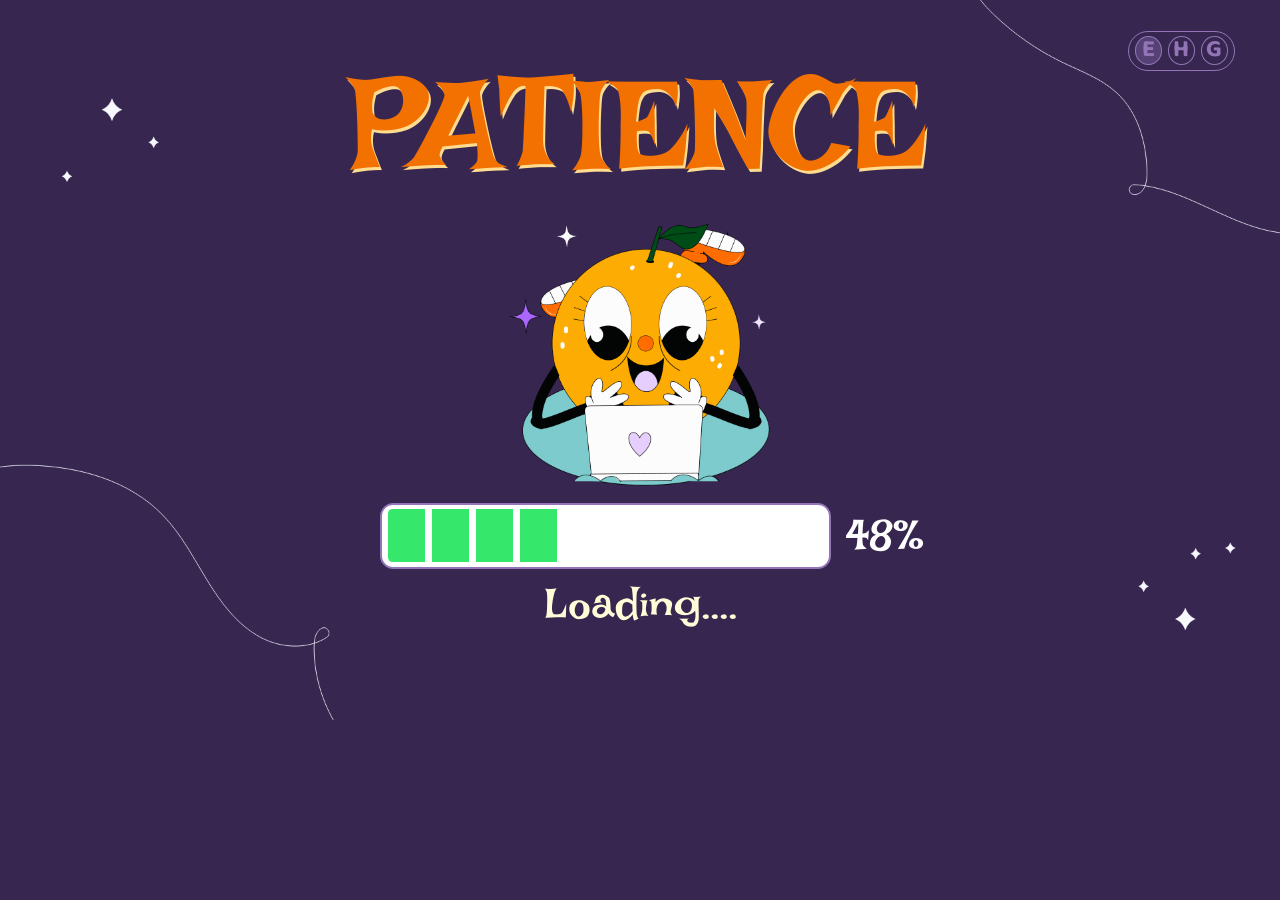
<file: index.html>
<!DOCTYPE html>
<html lang="en">

<head>
    <meta charset="UTF-8">
    <meta name="viewport" content="width=device-width, initial-scale=1.0">
    <title>Patience</title>
    <link rel="stylesheet" href="./assets/plugins/swiper/swiper-bundle.min.css">
    <link rel="stylesheet" href="./assets/css/style.css">
    <link rel="stylesheet" href="./assets/css/common.css">
    <link rel="stylesheet" href="./assets/css/index.css">
</head>

<body id="body">

    <div id="langSelect">
        <div id="language">
            <label><input type="radio" onclick="val('English')" name="lang" id="en" value="English">
                <span>E</span>
            </label>
            <label><input type="radio" onclick="val('Hindi')" name="lang" id="hi" value="Hindi">
                <span>H</span>
            </label>
            <label><input type="radio" onclick="val('Gujrati')" name="lang" id="gu" value="Gujrati">
                <span>G</span>
            </label>
        </div>
    </div>

    <div class="main-container">
        <div class="stage" id="stage">
            <img class="stage-spacer" src="./assets/images/stage-spacer.png" alt="">

            <img class="landing-bg" src="./assets/images/landing-bg.png" alt="">

            <img class="landing-mascot" src="./assets/images/character.gif" alt="Patience mascot, an orange with a laptop">

            <h1 class="page-title landing-title" data-text="patience"></h1>

            <p class="landing-status" data-text="loading"></p>

            <div class="progress">
                <div class="progress-bar" id="progressBar">
                    <span class="progress-segment progress-segment-start"></span>
                    <span class="progress-segment"></span>
                    <span class="progress-segment"></span>
                    <span class="progress-segment"></span>
                    <span class="progress-segment"></span>
                    <span class="progress-segment"></span>
                    <span class="progress-segment"></span>
                    <span class="progress-segment"></span>
                    <span class="progress-segment"></span>
                    <span class="progress-segment progress-segment-end"></span>
                </div>
                <p class="progress-percent" id="progressPercent">0%</p>
            </div>

            <a class="back-btn" href="./index.html">
                <img class="back-btn-image" src="./assets/images/back.png" alt="Back">
            </a>
        </div>
    </div>

    <script src="./assets/plugins/swiper/swiper-bundle.min.js"></script>
    <script src="./assets/js/jquery-3.7.1.js"></script>
    <script src="./assets/js/custom.js"></script>
    <script src="./assets/js/data.js"></script>
    <script src="./assets/js/text.js"></script>
    <script src="./assets/js/index.js"></script>
</body>

</html>
</file>
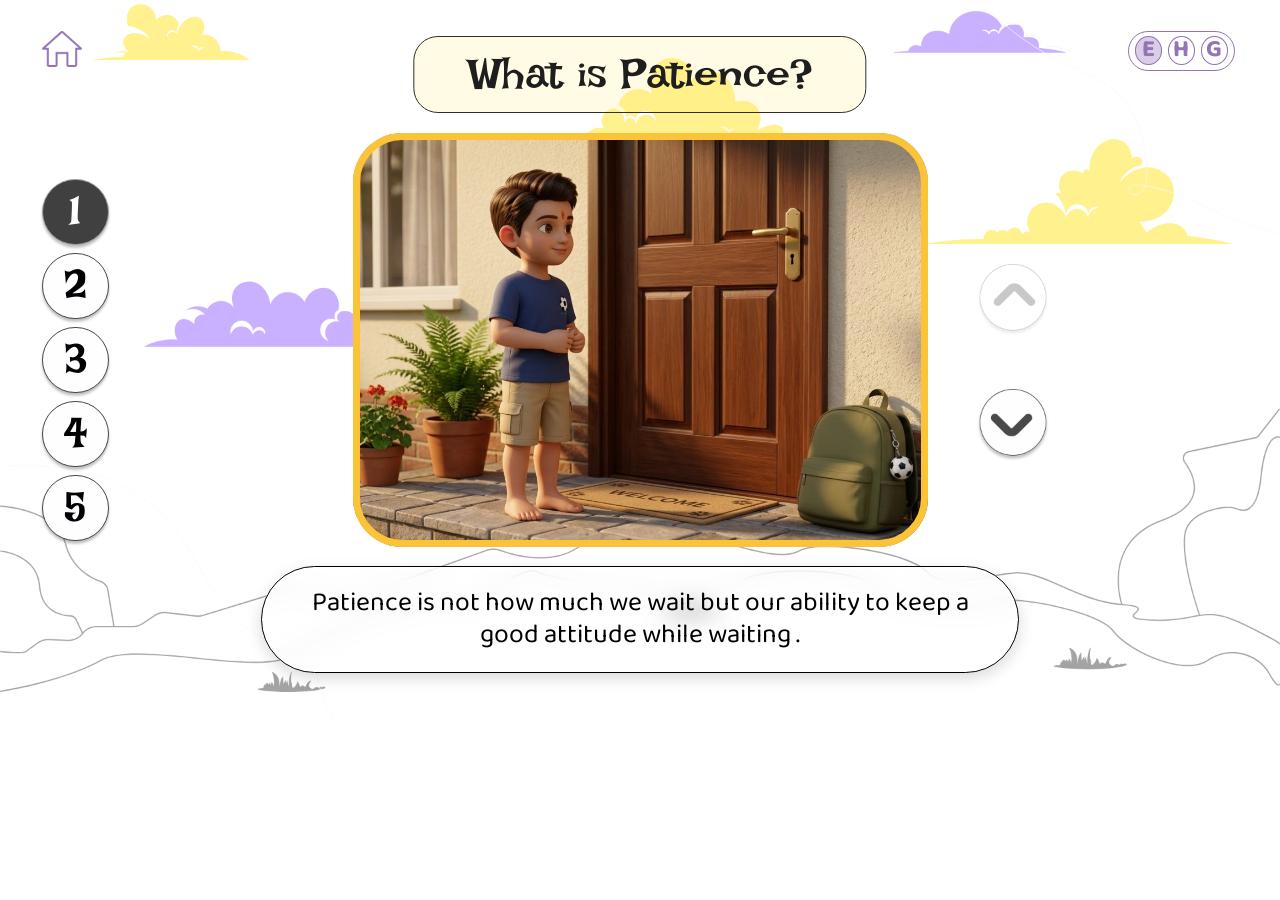
<file: define.html>
<!DOCTYPE html>
<html lang="en">

<head>
    <meta charset="UTF-8">
    <meta name="viewport" content="width=device-width, initial-scale=1.0">
    <title>Patience</title>
    <link rel="stylesheet" href="./assets/plugins/swiper/swiper-bundle.min.css">
    <link rel="stylesheet" href="./assets/css/style.css">
    <link rel="stylesheet" href="./assets/css/common.css">
    <link rel="stylesheet" href="./assets/css/topic.css">
</head>

<body id="body" data-topic="1">

    <div id="langSelect">
        <div id="language">
            <label><input type="radio" onclick="val('English')" name="lang" id="en" value="English">
                <span>E</span>
            </label>
            <label><input type="radio" onclick="val('Hindi')" name="lang" id="hi" value="Hindi">
                <span>H</span>
            </label>
            <label><input type="radio" onclick="val('Gujrati')" name="lang" id="gu" value="Gujrati">
                <span>G</span>
            </label>
        </div>
    </div>

    <img class="page-bg" src="./assets/images/background.png" alt="">

    <div class="main-container">
        <div class="stage">
            <img class="stage-spacer" src="./assets/images/stage-spacer.png" alt="">

            <img class="define-bg" src="./assets/images/define-bg.png" alt="">

            <a class="home-btn" href="./home.html">
                <img class="home-btn-image" src="./assets/images/home-icon.png" alt="Home">
            </a>

            <h1 class="define-title" id="topicTitle"></h1>

            <div class="photo-frame">
                <img class="photo-spacer" id="photoSpacer" width="863" height="622" src="./assets/images/stage-spacer.png" alt="">
                <div class="swiper photo-slider">
                    <div class="swiper-wrapper" id="photoSlides"></div>
                </div>
                <div class="photo-border"></div>
            </div>

            <div class="caption-box">
                <div class="caption-sizer" aria-hidden="true">&nbsp;<br>&nbsp;</div>
                <div class="swiper caption-slider">
                    <div class="swiper-wrapper" id="captionSlides"></div>
                </div>
            </div>

            <button class="nav-btn nav-up is-disabled" type="button" aria-label="Previous slide">
                <img class="nav-btn-image" src="./assets/images/nav-up.png" alt="">
            </button>
            <button class="nav-btn nav-down" type="button" aria-label="Next slide">
                <img class="nav-btn-image" src="./assets/images/nav-down.png" alt="">
            </button>

            <nav class="topic-rail" id="topicRail" aria-label="Topics"></nav>
        </div>
    </div>

    <script src="./assets/plugins/swiper/swiper-bundle.min.js"></script>
    <script src="./assets/js/jquery-3.7.1.js"></script>
    <script src="./assets/js/custom.js"></script>
    <script src="./assets/js/data.js"></script>
    <script src="./assets/js/topic.js"></script>
</body>

</html>
</file>
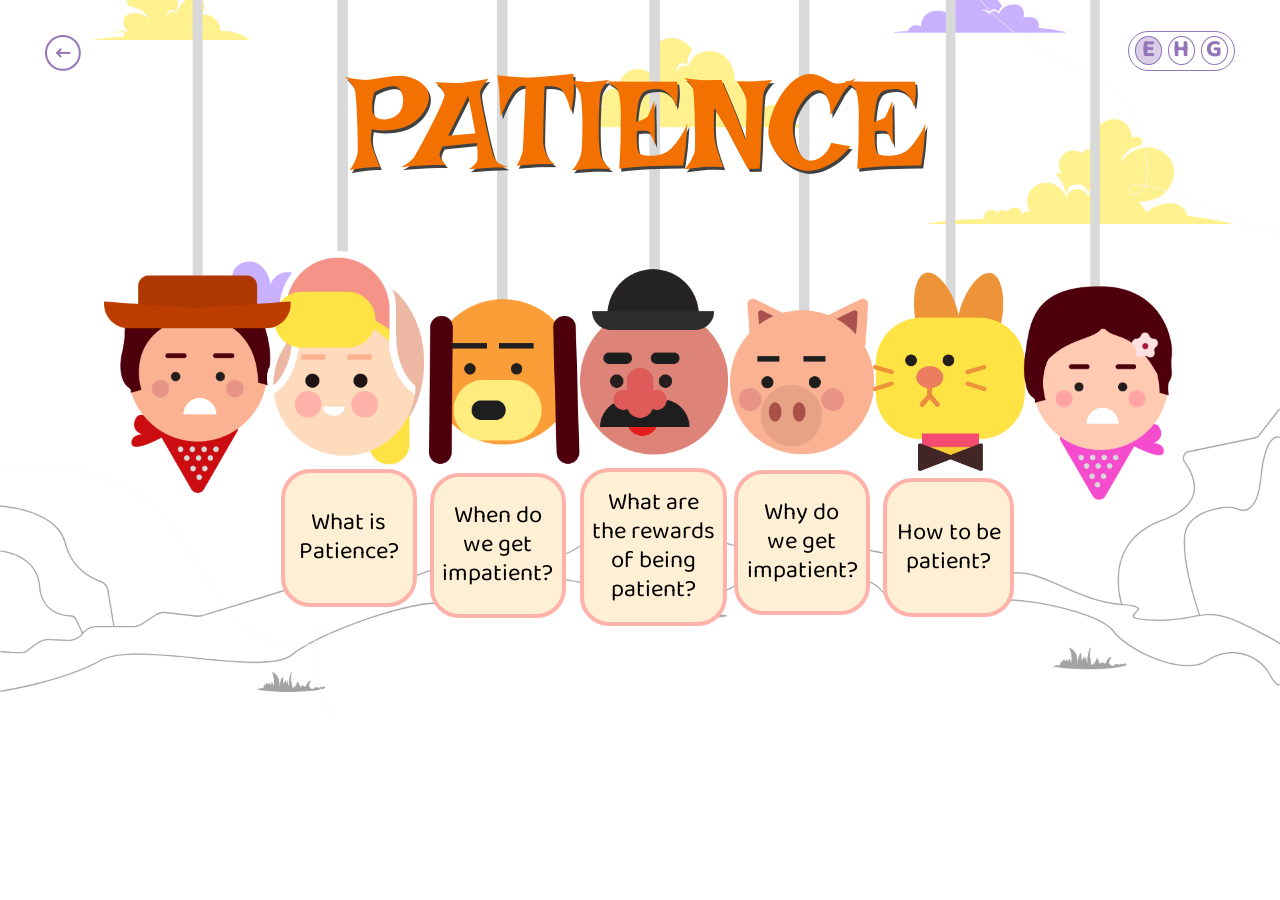
<file: home.html>
<!DOCTYPE html>
<html lang="en">

<head>
    <meta charset="UTF-8">
    <meta name="viewport" content="width=device-width, initial-scale=1.0">
    <title>Patience - Home</title>
    <link rel="stylesheet" href="./assets/plugins/swiper/swiper-bundle.min.css">
    <link rel="stylesheet" href="./assets/css/style.css">
    <link rel="stylesheet" href="./assets/css/common.css">
    <link rel="stylesheet" href="./assets/css/home.css">
</head>

<body id="body">

    <div id="langSelect">
        <div id="language">
            <label><input type="radio" onclick="val('English')" name="lang" id="en" value="English">
                <span>E</span>
            </label>
            <label><input type="radio" onclick="val('Hindi')" name="lang" id="hi" value="Hindi">
                <span>H</span>
            </label>
            <label><input type="radio" onclick="val('Gujrati')" name="lang" id="gu" value="Gujrati">
                <span>G</span>
            </label>
        </div>
    </div>

    <img class="page-bg" src="./assets/images/background.png" alt="">

    <div class="main-container">
        <div class="stage">
            <img class="stage-spacer" src="./assets/images/stage-spacer.png" alt="">

            <img class="home-bg" src="./assets/images/home-bg.png" alt="">

            <a class="back-btn" href="./index.html">
                <img class="back-btn-image" src="./assets/images/back.png" alt="Back">
            </a>

            <div class="pendulum-item pendulum-blonde">
                <div class="pendulum-face">
                    <img class="pendulum-face-sprite" src="./assets/images/face-blonde.png" alt="Blonde character hanging from a rope">
                </div>
                <a class="question-card" href="./define.html">
                    <p class="question-text" data-card="1"></p>
                </a>
            </div>

            <div class="pendulum-item pendulum-dog">
                <div class="pendulum-face">
                    <img class="pendulum-face-sprite" src="./assets/images/face-dog.png" alt="Dog character hanging from a rope">
                </div>
                <a class="question-card" href="./when.html">
                    <p class="question-text" data-card="2"></p>
                </a>
            </div>

            <div class="pendulum-item pendulum-moustache">
                <div class="pendulum-face">
                    <img class="pendulum-face-sprite" src="./assets/images/face-moustache.png" alt="Moustached character in a bowler hat hanging from a rope">
                </div>
                <a class="question-card" href="./rewards.html">
                    <p class="question-text" data-card="3"></p>
                </a>
            </div>

            <div class="pendulum-item pendulum-pig">
                <div class="pendulum-face">
                    <img class="pendulum-face-sprite" src="./assets/images/face-pig.png" alt="Pig character hanging from a rope">
                </div>
                <a class="question-card" href="./why.html">
                    <p class="question-text" data-card="4"></p>
                </a>
            </div>

            <div class="pendulum-item pendulum-cat">
                <div class="pendulum-face">
                    <img class="pendulum-face-sprite" src="./assets/images/face-cat.png" alt="Yellow cat character hanging from a rope">
                </div>
                <a class="question-card" href="./how.html">
                    <p class="question-text" data-card="5"></p>
                </a>
            </div>

            <img class="cradle-boy" src="./assets/images/1.png" alt="Cowboy character swinging on a rope">
            <img class="cradle-girl" src="./assets/images/7.png" alt="Girl character swinging on a rope">

            <h1 class="page-title home-title" data-text="patience"></h1>
        </div>
    </div>

    <script src="./assets/plugins/swiper/swiper-bundle.min.js"></script>
    <script src="./assets/js/jquery-3.7.1.js"></script>
    <script src="./assets/js/custom.js"></script>
    <script src="./assets/js/data.js"></script>
    <script src="./assets/js/text.js"></script>
    <script src="./assets/js/home.js"></script>
</body>

</html>
</file>
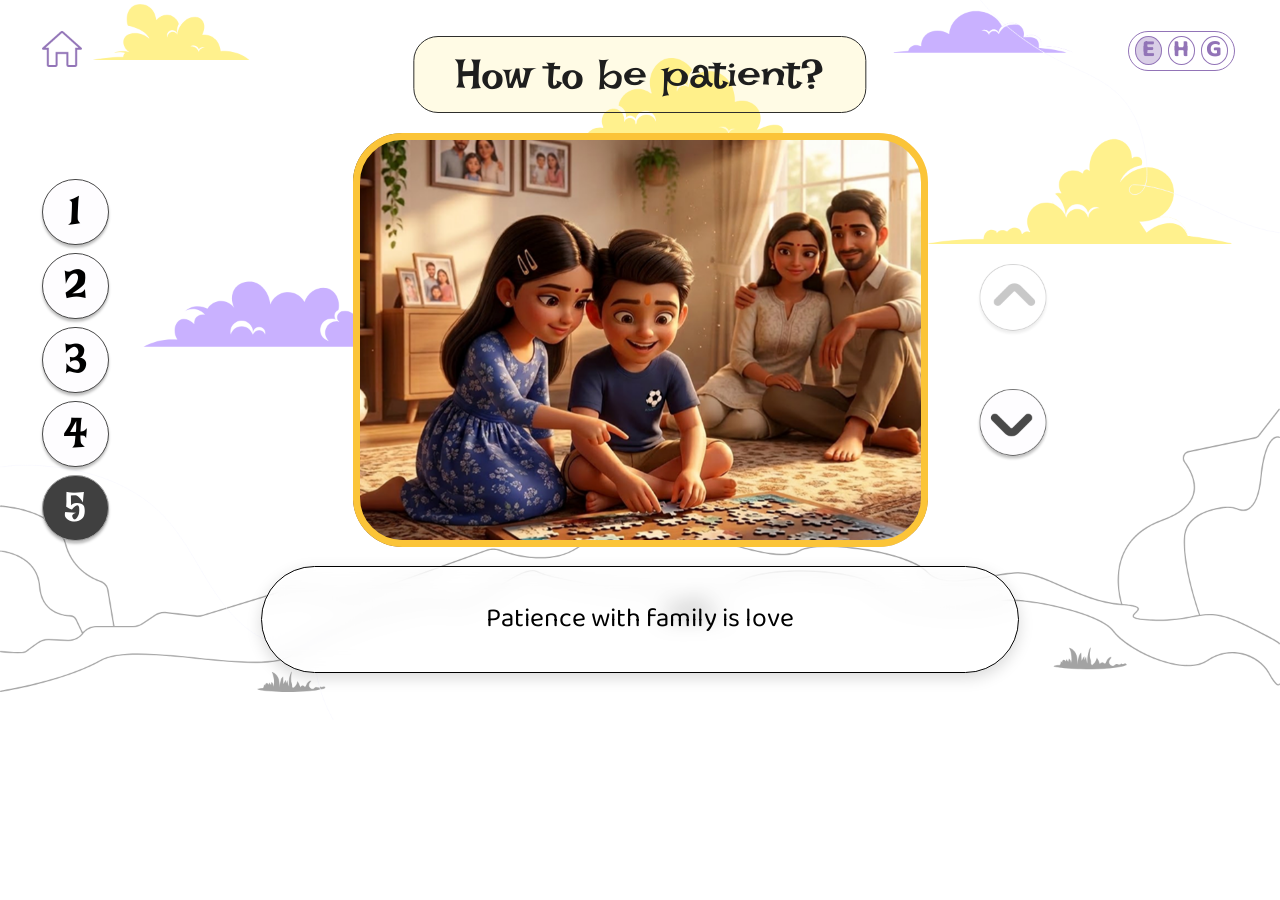
<file: how.html>
<!DOCTYPE html>
<html lang="en">

<head>
    <meta charset="UTF-8">
    <meta name="viewport" content="width=device-width, initial-scale=1.0">
    <title>Patience</title>
    <link rel="stylesheet" href="./assets/plugins/swiper/swiper-bundle.min.css">
    <link rel="stylesheet" href="./assets/css/style.css">
    <link rel="stylesheet" href="./assets/css/common.css">
    <link rel="stylesheet" href="./assets/css/topic.css">
</head>

<body id="body" data-topic="5">

    <div id="langSelect">
        <div id="language">
            <label><input type="radio" onclick="val('English')" name="lang" id="en" value="English">
                <span>E</span>
            </label>
            <label><input type="radio" onclick="val('Hindi')" name="lang" id="hi" value="Hindi">
                <span>H</span>
            </label>
            <label><input type="radio" onclick="val('Gujrati')" name="lang" id="gu" value="Gujrati">
                <span>G</span>
            </label>
        </div>
    </div>

    <img class="page-bg" src="./assets/images/background.png" alt="">

    <div class="main-container">
        <div class="stage">
            <img class="stage-spacer" src="./assets/images/stage-spacer.png" alt="">

            <img class="define-bg" src="./assets/images/define-bg.png" alt="">

            <a class="home-btn" href="./home.html">
                <img class="home-btn-image" src="./assets/images/home-icon.png" alt="Home">
            </a>

            <h1 class="define-title" id="topicTitle"></h1>

            <div class="photo-frame">
                <img class="photo-spacer" id="photoSpacer" width="863" height="622" src="./assets/images/stage-spacer.png" alt="">
                <div class="swiper photo-slider">
                    <div class="swiper-wrapper" id="photoSlides"></div>
                </div>
                <div class="photo-border"></div>
            </div>

            <div class="caption-box">
                <div class="caption-sizer" aria-hidden="true">&nbsp;<br>&nbsp;</div>
                <div class="swiper caption-slider">
                    <div class="swiper-wrapper" id="captionSlides"></div>
                </div>
            </div>

            <button class="nav-btn nav-up is-disabled" type="button" aria-label="Previous slide">
                <img class="nav-btn-image" src="./assets/images/nav-up.png" alt="">
            </button>
            <button class="nav-btn nav-down" type="button" aria-label="Next slide">
                <img class="nav-btn-image" src="./assets/images/nav-down.png" alt="">
            </button>

            <a class="pranam-arrow" href="./pranam.html" aria-label="Go to Pranam">
                <img class="pranam-arrow-image" src="./assets/images/arowAsset.png" alt="">
                <span class="pranam-arrow-label" id="pranamArrowLabel"></span>
            </a>

            <nav class="topic-rail" id="topicRail" aria-label="Topics"></nav>
        </div>
    </div>

    <script src="./assets/plugins/swiper/swiper-bundle.min.js"></script>
    <script src="./assets/js/jquery-3.7.1.js"></script>
    <script src="./assets/js/custom.js"></script>
    <script src="./assets/js/data.js"></script>
    <script src="./assets/js/topic.js"></script>
</body>

</html>
</file>
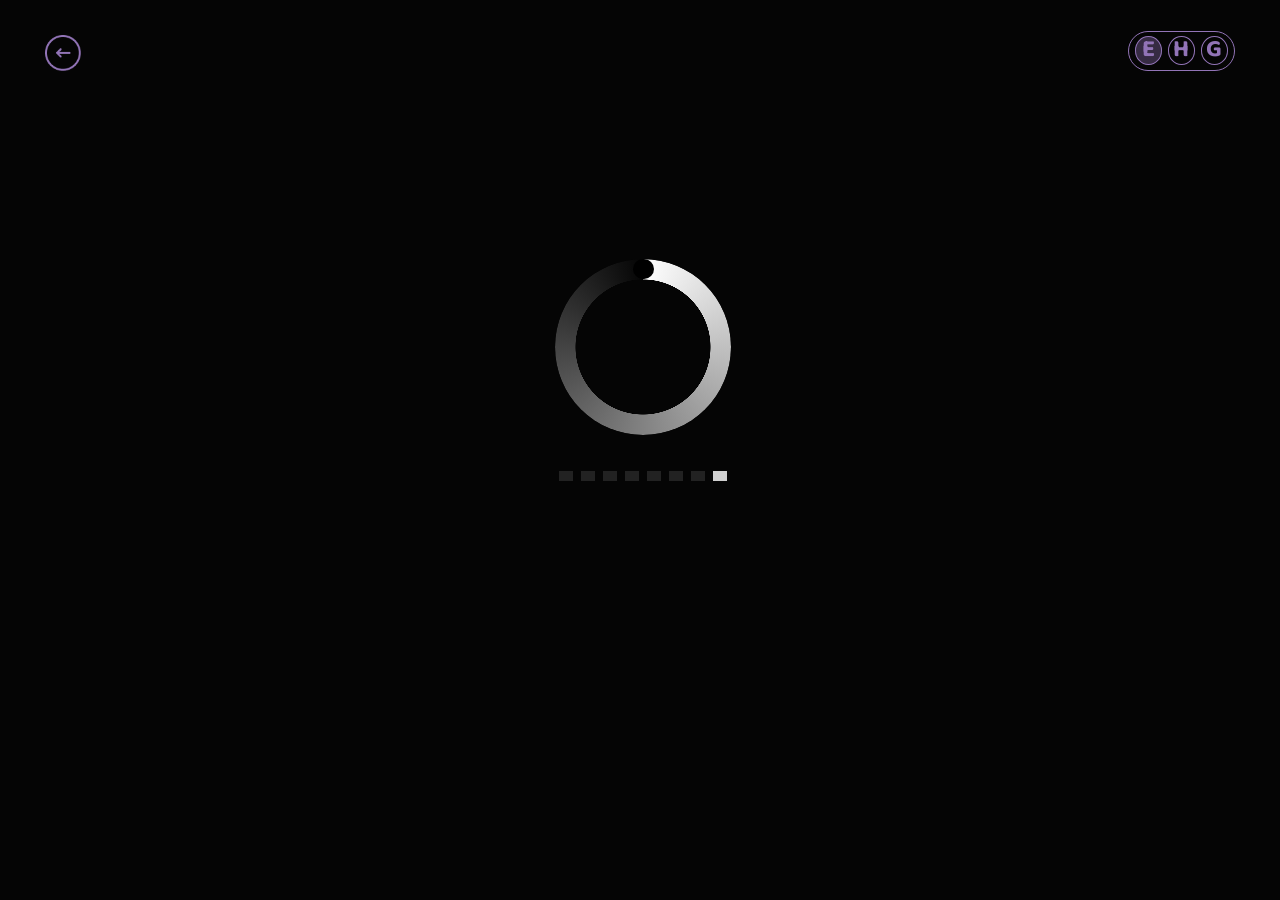
<file: loading.html>
<!DOCTYPE html>
<html lang="en">

<head>
    <meta charset="UTF-8">
    <meta name="viewport" content="width=device-width, initial-scale=1.0">
    <title>Patience - Loading</title>
    <link rel="stylesheet" href="./assets/plugins/swiper/swiper-bundle.min.css">
    <link rel="stylesheet" href="./assets/css/style.css">
    <link rel="stylesheet" href="./assets/css/common.css">
    <link rel="stylesheet" href="./assets/css/loading.css">
</head>

<body id="body">

    <div id="langSelect">
        <div id="language">
            <label><input type="radio" onclick="val('English')" name="lang" id="en" value="English">
                <span>E</span>
            </label>
            <label><input type="radio" onclick="val('Hindi')" name="lang" id="hi" value="Hindi">
                <span>H</span>
            </label>
            <label><input type="radio" onclick="val('Gujrati')" name="lang" id="gu" value="Gujrati">
                <span>G</span>
            </label>
        </div>
    </div>

    <div class="main-container">
        <div class="stage">
            <img class="stage-spacer" src="./assets/images/stage-spacer.png" alt="">

            <div class="spinner">
                <span class="spinner-ring" role="img" aria-label="Loading"></span>
                <span class="spinner-dot"></span>
            </div>

            <div class="loader-blocks" id="loaderBlocks">
                <span class="loader-block is-lit"></span>
                <span class="loader-block"></span>
                <span class="loader-block"></span>
                <span class="loader-block"></span>
                <span class="loader-block"></span>
                <span class="loader-block"></span>
                <span class="loader-block"></span>
                <span class="loader-block"></span>
            </div>

            <a class="back-btn" href="./index.html">
                <img class="back-btn-image" src="./assets/images/back.png" alt="Back">
            </a>
        </div>
    </div>

    <script src="./assets/plugins/swiper/swiper-bundle.min.js"></script>
    <script src="./assets/js/jquery-3.7.1.js"></script>
    <script src="./assets/js/custom.js"></script>
    <script src="./assets/js/loading.js"></script>
</body>

</html>
</file>
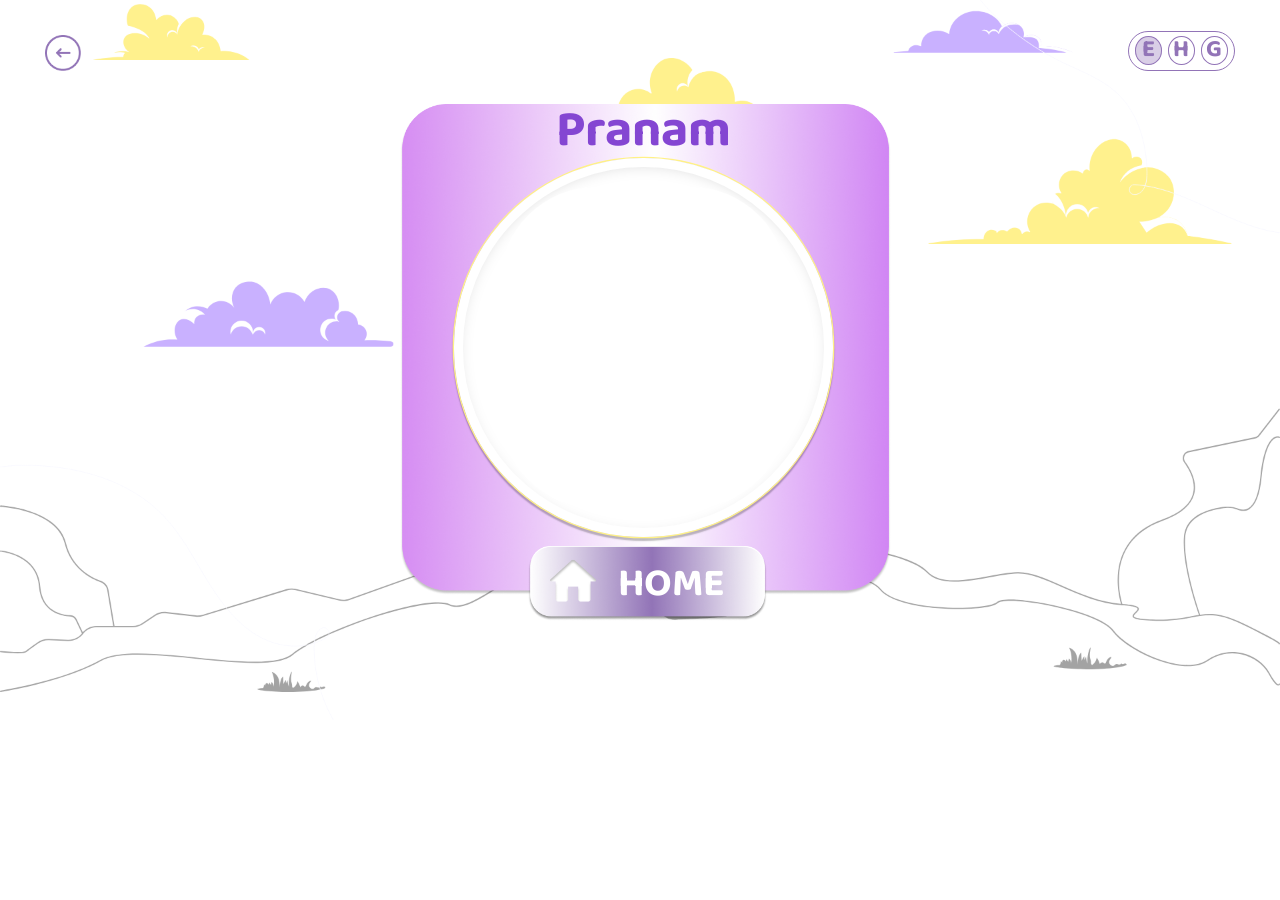
<file: pranam.html>
<!DOCTYPE html>
<html lang="en">

<head>
    <meta charset="UTF-8">
    <meta name="viewport" content="width=device-width, initial-scale=1.0">
    <title>Patience - Pranam</title>
    <link rel="stylesheet" href="./assets/css/style.css">
    <link rel="stylesheet" href="./assets/css/common.css">
    <link rel="stylesheet" href="./assets/css/topic.css">
    <link rel="stylesheet" href="./assets/css/pranam.css">
</head>

<body id="body">

    <div id="langSelect">
        <div id="language">
            <label><input type="radio" onclick="val('English')" name="lang" id="en" value="English">
                <span>E</span>
            </label>
            <label><input type="radio" onclick="val('Hindi')" name="lang" id="hi" value="Hindi">
                <span>H</span>
            </label>
            <label><input type="radio" onclick="val('Gujrati')" name="lang" id="gu" value="Gujrati">
                <span>G</span>
            </label>
        </div>
    </div>

    <img class="page-bg" src="./assets/images/background.png" alt="">

    <div class="main-container">
        <div class="stage">
            <img class="stage-spacer" src="./assets/images/stage-spacer.png" alt="">

            <img class="define-bg" src="./assets/images/define-bg.png" alt="">



            <a class="back-btn" href="./how.html">
                <img class="back-btn-image" src="./assets/images/back.png" alt="Back">
            </a>

            <div class="stage-item pranam-card">
                <img src="./assets/images/pranam-card.png" alt="">
            </div>

            <div class="stage-item pranam-disc"></div>
            <div class="stage-item pranam-ring"></div>

            <div class="stage-item pranam-video">
                <img class="pranam-video-sizer" src="./assets/images/pranam-video-sizer.png" alt="">
                <video src="./assets/videos/pranam.mp4" preload="auto" autoplay muted loop playsinline></video>
            </div>

            <h1 class="stage-item pranam-title" data-text="pranamTitle"></h1>

            <a class="stage-item home-pill" href="./home.html">
                <img src="./assets/images/pranam-home.png" alt="">
                <span class="home-pill-label" data-text="pranamHome"></span>
            </a>

        </div>
    </div>

    <script src="./assets/js/jquery-3.7.1.js"></script>
    <script src="./assets/js/custom.js"></script>
    <script src="./assets/js/data.js"></script>
    <script src="./assets/js/text.js"></script>
    <script src="./assets/js/pranam.js"></script>
</body>

</html>
</file>
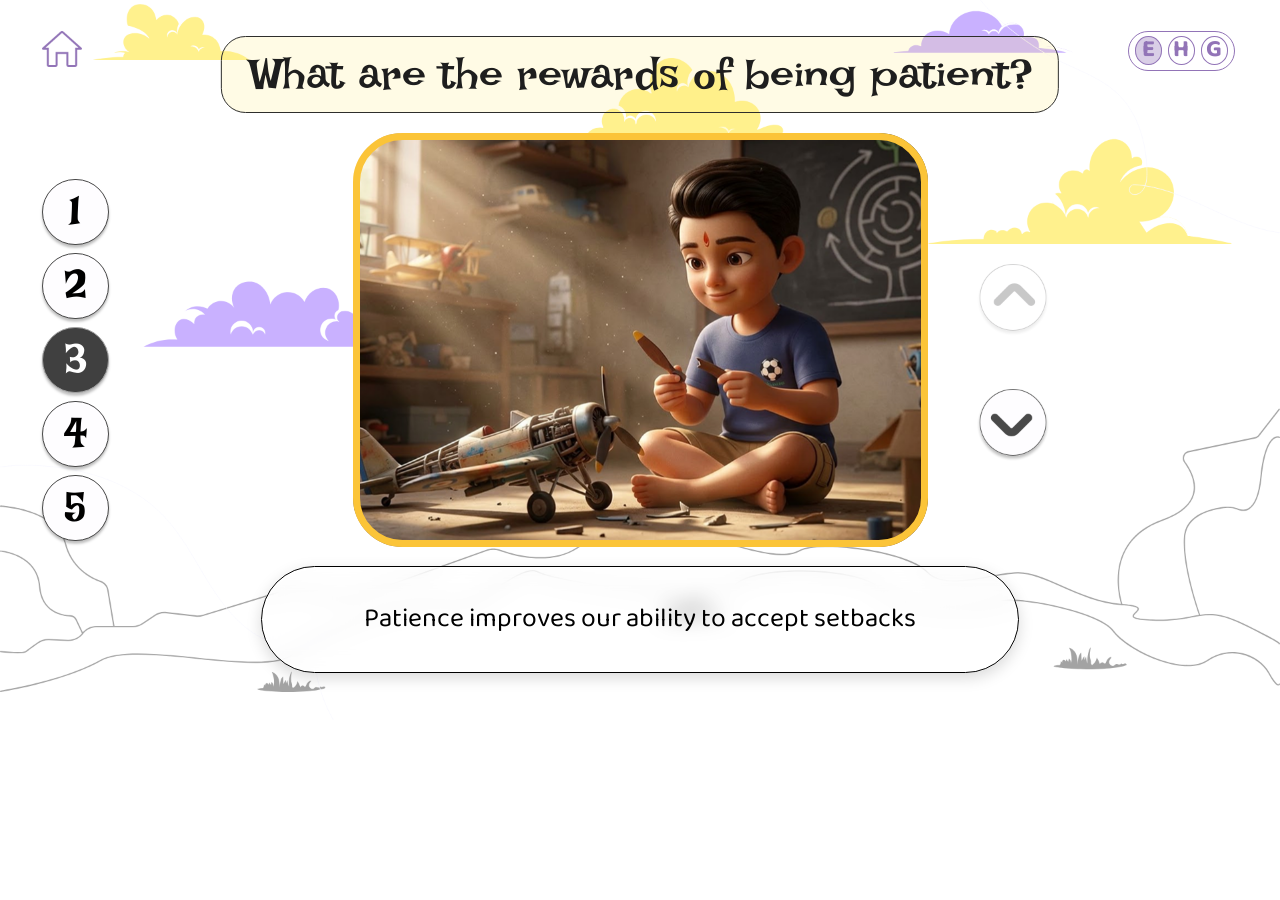
<file: rewards.html>
<!DOCTYPE html>
<html lang="en">

<head>
    <meta charset="UTF-8">
    <meta name="viewport" content="width=device-width, initial-scale=1.0">
    <title>Patience</title>
    <link rel="stylesheet" href="./assets/plugins/swiper/swiper-bundle.min.css">
    <link rel="stylesheet" href="./assets/css/style.css">
    <link rel="stylesheet" href="./assets/css/common.css">
    <link rel="stylesheet" href="./assets/css/topic.css">
</head>

<body id="body" data-topic="3">

    <div id="langSelect">
        <div id="language">
            <label><input type="radio" onclick="val('English')" name="lang" id="en" value="English">
                <span>E</span>
            </label>
            <label><input type="radio" onclick="val('Hindi')" name="lang" id="hi" value="Hindi">
                <span>H</span>
            </label>
            <label><input type="radio" onclick="val('Gujrati')" name="lang" id="gu" value="Gujrati">
                <span>G</span>
            </label>
        </div>
    </div>

    <img class="page-bg" src="./assets/images/background.png" alt="">

    <div class="main-container">
        <div class="stage">
            <img class="stage-spacer" src="./assets/images/stage-spacer.png" alt="">

            <img class="define-bg" src="./assets/images/define-bg.png" alt="">

            <a class="home-btn" href="./home.html">
                <img class="home-btn-image" src="./assets/images/home-icon.png" alt="Home">
            </a>

            <h1 class="define-title" id="topicTitle"></h1>

            <div class="photo-frame">
                <img class="photo-spacer" id="photoSpacer" width="863" height="622" src="./assets/images/stage-spacer.png" alt="">
                <div class="swiper photo-slider">
                    <div class="swiper-wrapper" id="photoSlides"></div>
                </div>
                <div class="photo-border"></div>
            </div>

            <div class="caption-box">
                <div class="caption-sizer" aria-hidden="true">&nbsp;<br>&nbsp;</div>
                <div class="swiper caption-slider">
                    <div class="swiper-wrapper" id="captionSlides"></div>
                </div>
            </div>

            <button class="nav-btn nav-up is-disabled" type="button" aria-label="Previous slide">
                <img class="nav-btn-image" src="./assets/images/nav-up.png" alt="">
            </button>
            <button class="nav-btn nav-down" type="button" aria-label="Next slide">
                <img class="nav-btn-image" src="./assets/images/nav-down.png" alt="">
            </button>

            <nav class="topic-rail" id="topicRail" aria-label="Topics"></nav>
        </div>
    </div>

    <script src="./assets/plugins/swiper/swiper-bundle.min.js"></script>
    <script src="./assets/js/jquery-3.7.1.js"></script>
    <script src="./assets/js/custom.js"></script>
    <script src="./assets/js/data.js"></script>
    <script src="./assets/js/topic.js"></script>
</body>

</html>
</file>
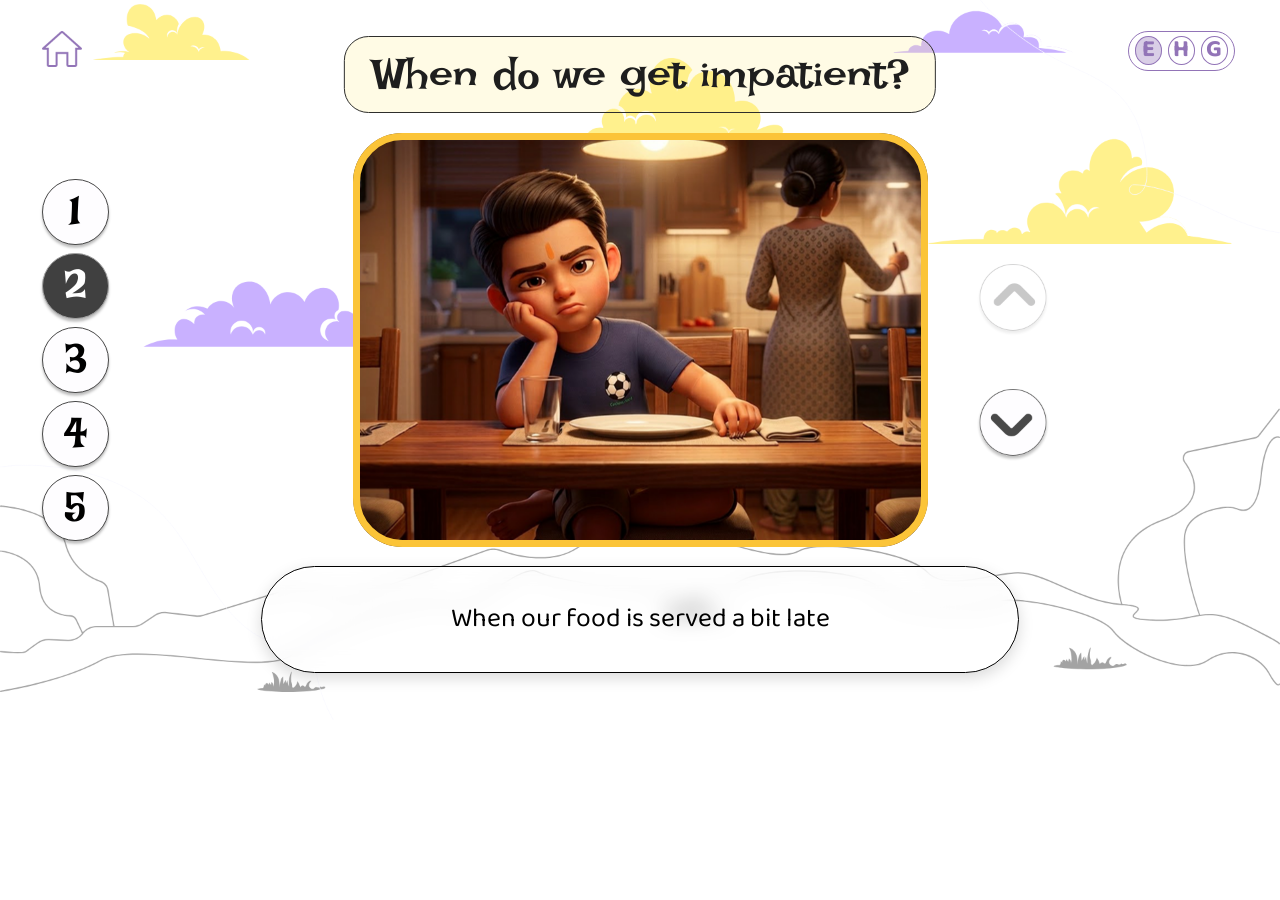
<file: when.html>
<!DOCTYPE html>
<html lang="en">

<head>
    <meta charset="UTF-8">
    <meta name="viewport" content="width=device-width, initial-scale=1.0">
    <title>Patience</title>
    <link rel="stylesheet" href="./assets/plugins/swiper/swiper-bundle.min.css">
    <link rel="stylesheet" href="./assets/css/style.css">
    <link rel="stylesheet" href="./assets/css/common.css">
    <link rel="stylesheet" href="./assets/css/topic.css">
</head>

<body id="body" data-topic="2">

    <div id="langSelect">
        <div id="language">
            <label><input type="radio" onclick="val('English')" name="lang" id="en" value="English">
                <span>E</span>
            </label>
            <label><input type="radio" onclick="val('Hindi')" name="lang" id="hi" value="Hindi">
                <span>H</span>
            </label>
            <label><input type="radio" onclick="val('Gujrati')" name="lang" id="gu" value="Gujrati">
                <span>G</span>
            </label>
        </div>
    </div>

    <img class="page-bg" src="./assets/images/background.png" alt="">

    <div class="main-container">
        <div class="stage">
            <img class="stage-spacer" src="./assets/images/stage-spacer.png" alt="">

            <img class="define-bg" src="./assets/images/define-bg.png" alt="">

            <a class="home-btn" href="./home.html">
                <img class="home-btn-image" src="./assets/images/home-icon.png" alt="Home">
            </a>

            <h1 class="define-title" id="topicTitle"></h1>

            <div class="photo-frame">
                <img class="photo-spacer" id="photoSpacer" width="863" height="622" src="./assets/images/stage-spacer.png" alt="">
                <div class="swiper photo-slider">
                    <div class="swiper-wrapper" id="photoSlides"></div>
                </div>
                <div class="photo-border"></div>
            </div>

            <div class="caption-box">
                <div class="caption-sizer" aria-hidden="true">&nbsp;<br>&nbsp;</div>
                <div class="swiper caption-slider">
                    <div class="swiper-wrapper" id="captionSlides"></div>
                </div>
            </div>

            <button class="nav-btn nav-up is-disabled" type="button" aria-label="Previous slide">
                <img class="nav-btn-image" src="./assets/images/nav-up.png" alt="">
            </button>
            <button class="nav-btn nav-down" type="button" aria-label="Next slide">
                <img class="nav-btn-image" src="./assets/images/nav-down.png" alt="">
            </button>

            <nav class="topic-rail" id="topicRail" aria-label="Topics"></nav>
        </div>
    </div>

    <script src="./assets/plugins/swiper/swiper-bundle.min.js"></script>
    <script src="./assets/js/jquery-3.7.1.js"></script>
    <script src="./assets/js/custom.js"></script>
    <script src="./assets/js/data.js"></script>
    <script src="./assets/js/topic.js"></script>
</body>

</html>
</file>
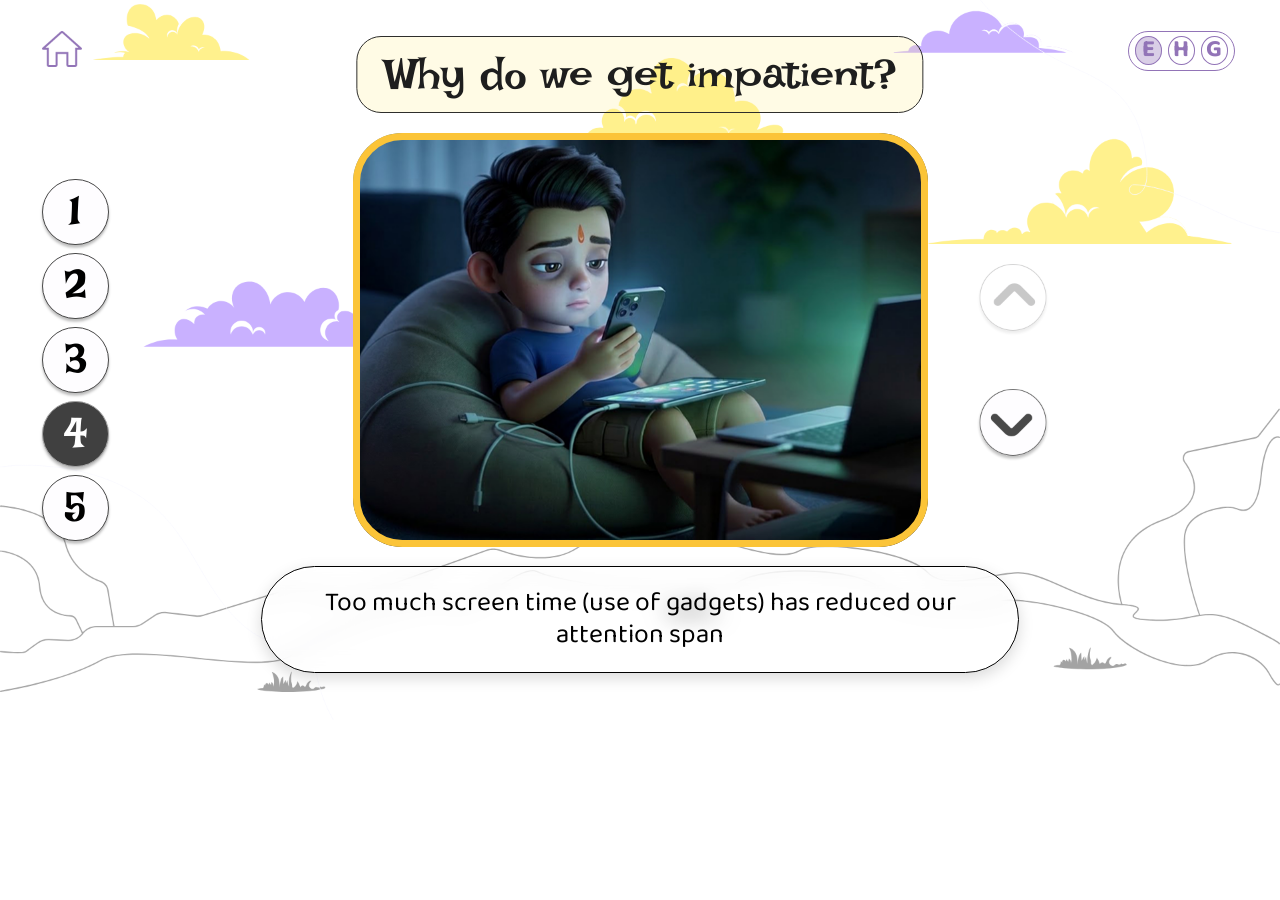
<file: why.html>
<!DOCTYPE html>
<html lang="en">

<head>
    <meta charset="UTF-8">
    <meta name="viewport" content="width=device-width, initial-scale=1.0">
    <title>Patience</title>
    <link rel="stylesheet" href="./assets/plugins/swiper/swiper-bundle.min.css">
    <link rel="stylesheet" href="./assets/css/style.css">
    <link rel="stylesheet" href="./assets/css/common.css">
    <link rel="stylesheet" href="./assets/css/topic.css">
</head>

<body id="body" data-topic="4">

    <div id="langSelect">
        <div id="language">
            <label><input type="radio" onclick="val('English')" name="lang" id="en" value="English">
                <span>E</span>
            </label>
            <label><input type="radio" onclick="val('Hindi')" name="lang" id="hi" value="Hindi">
                <span>H</span>
            </label>
            <label><input type="radio" onclick="val('Gujrati')" name="lang" id="gu" value="Gujrati">
                <span>G</span>
            </label>
        </div>
    </div>

    <img class="page-bg" src="./assets/images/background.png" alt="">

    <div class="main-container">
        <div class="stage">
            <img class="stage-spacer" src="./assets/images/stage-spacer.png" alt="">

            <img class="define-bg" src="./assets/images/define-bg.png" alt="">

            <a class="home-btn" href="./home.html">
                <img class="home-btn-image" src="./assets/images/home-icon.png" alt="Home">
            </a>

            <h1 class="define-title" id="topicTitle"></h1>

            <div class="photo-frame">
                <img class="photo-spacer" id="photoSpacer" width="863" height="622" src="./assets/images/stage-spacer.png" alt="">
                <div class="swiper photo-slider">
                    <div class="swiper-wrapper" id="photoSlides"></div>
                </div>
                <div class="photo-border"></div>
            </div>

            <div class="caption-box">
                <div class="caption-sizer" aria-hidden="true">&nbsp;<br>&nbsp;</div>
                <div class="swiper caption-slider">
                    <div class="swiper-wrapper" id="captionSlides"></div>
                </div>
            </div>

            <button class="nav-btn nav-up is-disabled" type="button" aria-label="Previous slide">
                <img class="nav-btn-image" src="./assets/images/nav-up.png" alt="">
            </button>
            <button class="nav-btn nav-down" type="button" aria-label="Next slide">
                <img class="nav-btn-image" src="./assets/images/nav-down.png" alt="">
            </button>

            <nav class="topic-rail" id="topicRail" aria-label="Topics"></nav>
        </div>
    </div>

    <script src="./assets/plugins/swiper/swiper-bundle.min.js"></script>
    <script src="./assets/js/jquery-3.7.1.js"></script>
    <script src="./assets/js/custom.js"></script>
    <script src="./assets/js/data.js"></script>
    <script src="./assets/js/topic.js"></script>
</body>

</html>
</file>
<file: assets/css/style.css>
* {
    margin: 0;
    padding: 0;
    box-sizing: border-box;
}

html {
    height: 100%;
}

::-webkit-scrollbar {
    display: none;
}

body {
    margin: 0;
    position: relative;
    font-family: Poppins;
    min-height: 100%;
    overflow: hidden auto;
}

/* Page wrapper — the Kaussagg shell.
   min-height (never height) means the box is at least the screen and grows
   past it only when the content demands, so the page scrolls ONLY on overflow.
   This is the one place vh is allowed in the project. */

.main-container {
    width: 100%;
    position: relative;
    display: flex;
    justify-content: center;
    align-content: space-between;
    flex-wrap: wrap;
    min-height: 100vh;
}

/* top right fixed language bar */
#language {
    background-color: #4e9ebf;
    border-radius: 4vw;
    text-align: center;
    display: flex;
    justify-content: center;
    padding: 0.1vw 0.3vw;
}

#language label {
    cursor: pointer;
}

#langSelect {
    position: absolute;
    top: 4%;
    right: 2%;
    z-index: 999999;
}

#langSelect label {
    display: block;
    padding: 0.3vw 0.3vw;
    position: relative;
    display: flex !important;
    justify-content: center;
    align-items: center;
    flex-wrap: wrap;
}

#langSelect label input {
    display: none;
}

#langSelect label span {
    border: 0.1vw solid white;
    overflow: hidden;
    font-size: 1vw;
    padding: 0.5vw 0.8vw;
    border-radius: 50%;
    font-family: "Hindi";
    color: white;
}

#langSelect input:checked+span {
    background: #fff;
    color: black;
    border-color: black;
}

/* ---------- Page background ----------
   Direct child of <body>, OUTSIDE .main-container, exactly like Kaussagg's
   bg2.png. With the background-color on <body> these are the only two things
   outside the wrapper, so no white bars can ever appear — at any window size,
   and across the whole scrollable height when the page does overflow. */

.page-bg {
    width: 100%;
    height: 100%;
    position: absolute;
    top: 0;
    left: 0;
}

/* ---------- Stage ----------
   stage-spacer.png is a transparent PNG that gives .stage its height. Every
   other child is position:absolute and adds no height, so WITHOUT THE SPACER
   the stage collapses to 0 and overflow:hidden clips the whole page. Do not
   remove it, and do not swap it for aspect-ratio.

   SIZE IT TO THE CONTENT EXTENT, NOT THE FRAME.
   A Figma frame usually has dead space above the topmost element and below the
   bottom one. Including it makes the page taller than the artwork and forces a
   scrollbar on every desktop browser (a maximised 1920x1080 screen gives only
   ~937px of viewport). Measure the topmost and bottommost visible elements:

       spacer height = bottom_of_lowest - top_of_highest

   and measure every vertical % from that top edge, not from the frame's 0.
   Example: a 1920x1080 frame whose art spans y 59..964 gets a 1920x905 spacer.

   Regenerate with:  python make-spacer.py 1920 905

   This is why Kaussagg fits the screen — its height comes from the artwork
   that is actually there. */

.stage {
    width: 100%;
    position: relative;
    line-height: 0;
    overflow: hidden;
}

.stage-spacer {
    width: 100%;
    height: auto;
    display: block;
}


/* Elements placed freely inside the stage */

.stage-item {
    position: absolute;
    height: auto;
    line-height: 0;
}

.stage-item img {
    width: 100%;
    height: auto;
    display: block;
}
</file>
<file: assets/css/common.css>
@font-face {
    font-family: "Irish Grover";
    src: url("../../fonts/IrishGrover-Regular.ttf") format("truetype");
    font-weight: 400;
    font-style: normal;
}

@font-face {
    font-family: "Baloo 2";
    src: url("../../fonts/Baloo2-Variable.ttf") format("truetype");
    font-weight: 400 800;
    font-style: normal;
}

@font-face {
    font-family: "ITF Devanagari";
    src: url("../../fonts/ITFDevanagari.ttc") format("truetype");
    font-weight: 400;
    font-style: normal;
}

@font-face {
    font-family: "Noto Sans Gujarati";
    src: url("../../fonts/NotoSansGujarati-Regular.ttf") format("truetype");
    font-weight: 400;
    font-style: normal;
}

@font-face {
    font-family: "ITF Devanagari";
    src: url("../../fonts/ITFDevanagari-Bold.otf") format("opentype");
    font-weight: 700;
    font-style: normal;
}

@font-face {
    font-family: "Noto Sans Gujarati";
    src: url("../../fonts/NotoSansGujarati-Bold.ttf") format("truetype");
    font-weight: 700;
    font-style: normal;
}

:root {
    --accent-purple: #9274b7;
    --title-orange: #f27100;
}

/* ---------- Language pill (Lag 3:2913, 153 x 57) ---------- */

#langSelect {
    top: 2.3958vw;
    right: 3.5417vw;
}

#langSelect #language {
    width: 8.3333vw;
    box-sizing: border-box;
    background-color: transparent;
    border: 0.1042vw solid var(--accent-purple);
    border-radius: 12.6042vw;
    padding: 0.3646vw 0.4688vw;
    justify-content: space-between;
    align-items: center;
}

#langSelect #language label {
    padding: 0;
}

#langSelect #language label span {
    display: flex;
    align-items: center;
    justify-content: center;
    width: 2.0833vw;
    height: auto;
    aspect-ratio: 1;
    padding: 0;
    border: 0.1042vw solid var(--accent-purple);
    border-radius: 50%;
    overflow: visible;
    font-family: "Baloo 2", sans-serif;
    font-size: 1.875vw;
    font-weight: 700;
    line-height: 2.0833vw;
    color: var(--accent-purple);
}

#langSelect #language input:checked + span {
    background-color: rgba(146, 116, 183, 0.35);
    color: var(--accent-purple);
}

/* ---------- Back button (Layer 3:2958) ---------- */

.back-btn {
    position: absolute;
    left: 3.5156%;
    top: 4.8611%;
    width: 2.8469%;
    height: auto;
    line-height: 0;
    z-index: 10;
}

.back-btn-image {
    width: 100%;
    height: auto;
    display: block;
}

/* ---------- Shared title ---------- */

.page-title {
    position: absolute;
    left: 27.2917%;
    top: 6.0185%;
    width: 45.4167%;
    height: auto;
    margin: 0;
    font-family: "Irish Grover", sans-serif;
    font-weight: 400;
    font-size: 10.4167vw;
    line-height: 12.5938vw;
    text-align: center;
    white-space: nowrap;
    color: var(--title-orange);
}

/* ---------- Hindi and Gujarati text needs fonts that carry those scripts ---------- */

.hindi {
    font-family: "ITF Devanagari", "Nirmala UI", "Mangal", sans-serif;
    font-weight: 700;
}

.gujrati {
    font-family: "Noto Sans Gujarati", "Nirmala UI", "Shruti", sans-serif;
    font-weight: 700;
}

/* ---------- Language toggle always uses Baloo 2, whatever the language ---------- */

#langSelect,
#langSelect * {
    font-family: "Baloo 2", sans-serif;
}
</file>
<file: assets/css/index.css>
/* index.html - landing / progress (frames 1:2 and 3:2470) */

:root {
    --page-purple: #372750;
    --title-shadow: #ffdc90;
    --loading-cream: #fffcd7;
    --bar-white: #ffffff;
    --bar-green: #35e86b;
}

body {
    background-color: var(--page-purple);
}

.landing-bg {
    position: absolute;
    left: 0;
    top: 0;
    width: 100%;
    height: auto;
    display: block;
}

.landing-mascot {
    position: absolute;
    left: 39.7396%;
    top: 31.0185%;
    width: 20.5208%;
    height: auto;
    display: block;
}

.landing-title {
    text-shadow: 0.1562vw 0.2604vw 0 var(--title-shadow);
}

.landing-status {
    position: absolute;
    left: 0;
    top: 80.3519%;
    width: 100%;
    height: auto;
    margin: 0;
    font-family: "Irish Grover", sans-serif;
    font-weight: 400;
    font-size: 3.3333vw;
    line-height: 4.0313vw;
    text-align: center;
    white-space: nowrap;
    color: var(--loading-cream);
}

/* ---------- Loading component (3:1250, 781 x 102) ---------- */

.progress {
    position: absolute;
    left: 29.6875%;
    top: 69.8148%;
    width: 40.6771%;
    height: auto;
}

.progress-bar {
    box-sizing: border-box;
    width: 86.6837%;
    display: flex;
    gap: 0.5208vw;
    padding: 0.3646vw 0.4688vw 0.4167vw;
    background-color: var(--bar-white);
    border: 0.2083vw solid var(--accent-purple);
    border-radius: 1.0417vw;
    line-height: 0;
}

.progress-segment {
    width: 2.9167vw;
    height: auto;
    aspect-ratio: 56 / 79;
    display: block;
    background-color: var(--bar-green);
    visibility: hidden;
}

.progress-segment-start {
    border-radius: 0.3646vw 0 0 0.3646vw;
}

.progress-segment-end {
    border-radius: 0 0.4688vw 0.4688vw 0;
}

.progress-segment.is-filled {
    visibility: visible;
}

.progress-percent {
    position: absolute;
    left: 96.927%;
    top: 50%;
    transform: translate(-50%, -50%);
    margin: 0;
    font-family: "Irish Grover", sans-serif;
    font-weight: 400;
    font-size: 3.3333vw;
    line-height: 4.0313vw;
    white-space: nowrap;
    color: var(--bar-white);
}

/* back arrow is only shown once the bar is full (frame 3:2470) */

.back-btn {
    visibility: hidden;
}

.stage.is-complete .back-btn {
    visibility: visible;
}

/* little shaky effect on the "Loading...." text */

.landing-status {
    animation: loading-shake 0.6s linear infinite;
}

@keyframes loading-shake {
    0%, 100% { transform: translate(0, 0) rotate(0deg); }
    10% { transform: translate(-0.05vw, 0.03vw) rotate(-0.3deg); }
    20% { transform: translate(0.06vw, -0.04vw) rotate(0.35deg); }
    30% { transform: translate(-0.04vw, -0.05vw) rotate(-0.2deg); }
    40% { transform: translate(0.05vw, 0.04vw) rotate(0.3deg); }
    50% { transform: translate(-0.06vw, 0.02vw) rotate(-0.35deg); }
    60% { transform: translate(0.04vw, -0.03vw) rotate(0.2deg); }
    70% { transform: translate(-0.03vw, 0.05vw) rotate(-0.3deg); }
    80% { transform: translate(0.06vw, 0.02vw) rotate(0.25deg); }
    90% { transform: translate(-0.05vw, -0.04vw) rotate(-0.2deg); }
}

@media (prefers-reduced-motion: reduce) {
    .landing-status {
        animation: none;
    }
}
</file>
<file: assets/css/topic.css>
/* topic pages (define, when, rewards, why, how) - "What is Patience?" (frames 21:3212, 21:5287, 21:5569) */

:root {
    --photo-border: #fbc438;
    --title-ink: #1e1e1e;
    --title-pill-fill: rgba(255, 236, 126, 0.2);
    --title-pill-border: #2e2e2c;
    --caption-fill: rgba(255, 255, 255, 0.45);
    --caption-border: #000000;
    --rail-fill: #fefdff;
    --rail-border: #494949;
    --rail-active-fill: #404040;
    --rail-active-border: #a3a3a3;
}

.define-bg {
    position: absolute;
    left: 0;
    top: 0;
    width: 100%;
    height: auto;
    display: block;
}

.home-btn {
    position: absolute;
    left: 3.2812%;
    top: 4.3519%;
    width: 3.125%;
    height: auto;
    line-height: 0;
    z-index: 10;
}

.home-btn-image {
    width: 100%;
    height: auto;
    display: block;
}

/* ---------- Title pill (TITLE 21:3521) ---------- */

.define-title {
    position: absolute;
    left: 50%;
    translate: -50% 0;
    top: 5%;
    width: auto;
    min-width: 35.4167%;
    height: auto;
    margin: 0;
    padding: 0.9271vw 2.0833vw;
    box-sizing: border-box;
    background-color: var(--title-pill-fill);
    border: 0.1562vw solid var(--title-pill-border);
    border-radius: 1.9271vw;
    font-family: "Irish Grover", sans-serif;
    font-weight: 400;
    font-size: 3.3333vw;
    line-height: 4.0313vw;
    text-align: center;
    white-space: nowrap;
    color: var(--title-ink);
}

/* ---------- Photo slider (VIDOS 21:3527) ---------- */

.photo-frame {
    position: absolute;
    left: 27.5521%;
    top: 18.4259%;
    width: 44.9479%;
    height: auto;
    line-height: 0;
}

.photo-spacer {
    width: 100%;
    height: auto;
    display: block;
    visibility: hidden;
}

.photo-slider {
    position: absolute;
    left: 0;
    top: 0;
    right: 0;
    bottom: 0;
    border-radius: 3.8542vw;
}

.photo-image {
    width: 100%;
    height: auto;
    display: block;
}

.photo-border {
    position: absolute;
    left: 0;
    top: 0;
    right: 0;
    bottom: 0;
    border: 0.5729vw solid var(--photo-border);
    border-radius: 3.8542vw;
    pointer-events: none;
    z-index: 2;
}

/* ---------- Caption pill (TEXT BOX 21:3520) ---------- */

.caption-box {
    position: absolute;
    left: 20.4167%;
    top: 78.6111%;
    width: 59.2188%;
    height: auto;
    box-sizing: border-box;
    background-color: var(--caption-fill);
    border: 0.1042vw solid var(--caption-border);
    border-radius: 4.2188vw;
    overflow: hidden;
    -webkit-backdrop-filter: blur(0.8vw) saturate(1.4);
    backdrop-filter: blur(0.8vw) saturate(1.4);
    box-shadow: inset 0 0.1vw 0.2vw rgba(255, 255, 255, 0.8), 0 0.4vw 1.2vw rgba(0, 0, 0, 0.15);
}

.caption-sizer {
    padding: 1.6146vw 1.7708vw;
    font-family: "Baloo 2", sans-serif;
    font-size: 2.0833vw;
    line-height: 2.5vw;
    visibility: hidden;
}

.caption-slider {
    position: absolute;
    left: 0;
    top: 0;
    right: 0;
    bottom: 0;
}

.caption-slide {
    box-sizing: border-box;
    display: flex;
    align-items: center;
    justify-content: center;
    padding: 0 1.7708vw;
}

.caption-text {
    margin: 0;
    font-family: "Baloo 2", sans-serif;
    font-weight: 400;
    font-size: 2.0833vw;
    line-height: 2.5vw;
    text-align: center;
    color: #000000;
}

/* ---------- Arrows (R NEVIGATION) ---------- */

.nav-btn {
    position: absolute;
    left: 76.3021%;
    width: 5.625%;
    height: auto;
    padding: 0;
    border: 0;
    background: none;
    line-height: 0;
    cursor: pointer;
    transition: opacity 0.3s ease, transform 0.2s ease;
}

.nav-btn:hover {
    transform: scale(1.06);
}

.nav-up {
    top: 36.6667%;
}

.nav-down {
    top: 54.0741%;
}

.nav-btn.is-disabled {
    opacity: 0.3;
    pointer-events: none;
}

.nav-btn-image {
    width: 100%;
    height: auto;
    display: block;
}

/* ---------- Topic rail: circle on top, pill slides out from behind it ---------- */

.topic-btn {
    position: absolute;
    left: 3.2813%;
    width: 5.2083vw;
    height: auto;
    padding: 0;
    border: 0;
    background: none;
    display: block;
    cursor: pointer;
    text-decoration: none;
    font-family: "Irish Grover", sans-serif;
    color: #000000;
}

.topic-btn:hover,
.topic-btn:focus-visible,
.topic-btn.is-open {
    z-index: 6;
}

.topic-1 { top: 24.8148%; }
.topic-2 { top: 35.0926%; }
.topic-3 { top: 45.3704%; }
.topic-4 { top: 55.6481%; }
.topic-5 { top: 65.9259%; }

.topic-circle {
    position: relative;
    display: block;
    width: 100%;
    height: auto;
    aspect-ratio: 1;
    box-sizing: border-box;
    background-color: var(--rail-fill);
    border: 0.1042vw solid var(--rail-border);
    border-radius: 50%;
    box-shadow: 0 0.2083vw 0.2083vw rgba(0, 0, 0, 0.25);
}

.topic-btn.is-active .topic-circle {
    background-color: var(--rail-active-fill);
    border-color: var(--rail-active-border);
}

.topic-number {
    position: absolute;
    left: 0;
    right: 0;
    top: 0;
    bottom: 0;
    display: flex;
    align-items: center;
    justify-content: center;
    font-size: 3.3333vw;
    line-height: 4.0313vw;
}

.topic-pill {
    position: absolute;
    left: 0.2604vw;
    top: 0.4167vw;
    bottom: 0.4167vw;
    display: flex;
    align-items: center;
    box-sizing: border-box;
    min-width: 4.6875vw;
    padding-left: 4.6875vw;
    overflow: hidden;
    background-color: #ffffff;
    border: 0.1042vw solid #000000;
    border-radius: 2.8385vw;
    box-shadow: 0 0.2083vw 0.2083vw rgba(0, 0, 0, 0.25);
}

.topic-label {
    display: block;
    max-width: 0;
    padding-left: 0;
    padding-right: 0;
    opacity: 0;
    white-space: nowrap;
    font-family: "Baloo 2", sans-serif;
    font-size: 1.25vw;
    line-height: 1.5vw;
    text-align: left;
    transition: max-width 0.5s ease, padding 0.5s ease, opacity 0.35s ease 0.1s;
}

.topic-btn:hover .topic-label,
.topic-btn:focus-visible .topic-label,
.topic-btn.is-open .topic-label {
    max-width: 27.0833vw;
    padding-left: 0.625vw;
    padding-right: 1.9792vw;
    opacity: 1;
}

.topic-btn.is-active .topic-number {
    color: #ffffff;
}

@media (prefers-reduced-motion: reduce) {
    .topic-label,
    .nav-btn {
        transition: none;
    }
}

/* ---------- entry animation: title + photo drop in from above, caption rises from below ---------- */

@keyframes enter-from-top {
    from { transform: translateY(-40vw); }
    to { transform: translateY(0); }
}

@keyframes enter-from-bottom {
    from { transform: translateY(40vw); }
    to { transform: translateY(0); }
}

.define-title {
    animation: enter-from-top 0.9s cubic-bezier(0.22, 0.75, 0.25, 1) both;
}

.photo-frame {
    animation: enter-from-top 1s cubic-bezier(0.22, 0.75, 0.25, 1) 0.1s both;
}

.caption-box {
    animation: enter-from-bottom 0.9s cubic-bezier(0.22, 0.75, 0.25, 1) 0.2s both;
}

@media (prefers-reduced-motion: reduce) {
    .define-title,
    .photo-frame,
    .caption-box {
        animation: none;
    }
}

/* ---------- Arrow to the Pranam page (last slide of the last topic) ---------- */

.pranam-arrow {
    position: absolute;
    left: 74.1667%;
    top: 69.4444%;
    width: 9.375%;
    height: auto;
    line-height: 0;
    z-index: 6;
    opacity: 0;
    pointer-events: none;
    transition: opacity 0.4s ease;
    animation: pranam-arrow-bob 1.6s ease-in-out infinite;
}

.pranam-arrow.is-visible {
    opacity: 1;
    pointer-events: auto;
}

.pranam-arrow-image {
    width: 100%;
    height: auto;
    display: block;
}

.pranam-arrow-label {
    position: absolute;
    left: 38%;
    top: 50%;
    transform: translate(-50%, -50%);
    font-family: "Baloo 2", sans-serif;
    font-weight: 700;
    font-size: 1.45vw;
    line-height: 1.8vw;
    color: #ffffff;
    white-space: nowrap;
    text-align: center;
}

@keyframes pranam-arrow-bob {
    0%, 100% { transform: translateX(0); }
    50% { transform: translateX(0.625vw); }
}

@media (prefers-reduced-motion: reduce) {
    .pranam-arrow {
        animation: none;
    }
}
</file>
<file: assets/css/home.css>
/* home.html - Newton's cradle (frames 7:488 and 18:2044) */

:root {
    --title-shadow: #414141;
    --card-fill: #ffefd4;
    --card-border: #ffb2aa;
    --card-text: #000000;
}

.home-bg {
    position: absolute;
    left: 0;
    top: 0;
    width: 100%;
    height: auto;
    display: block;
}

.home-title {
    text-shadow: 0.1562vw 0.2604vw 0 var(--title-shadow);
}

.pendulum-item {
    position: absolute;
    height: auto;
    line-height: 0;
}

.pendulum-image {
    width: 100%;
    height: auto;
    display: block;
}

.pendulum-face {
    width: 100%;
    height: auto;
    overflow: hidden;
    line-height: 0;
}

.pendulum-face-sprite {
    width: 200%;
    max-width: none;
    height: auto;
    display: block;
    animation: face-turn 1.8s step-end infinite;
}

@keyframes face-turn {
    0%, 24.9% { transform: translateX(0); }
    25%, 74.9% { transform: translateX(-50%); }
    75%, 100% { transform: translateX(0); }
}

/* the cowboy's hat touches the blonde slightly before the swing ends, so her face turns on contact */

.pendulum-blonde .pendulum-face-sprite {
    animation-name: face-turn-blonde;
}

@keyframes face-turn-blonde {
    0%, 22.4% { transform: translateX(0); }
    22.5%, 74.9% { transform: translateX(-50%); }
    75%, 100% { transform: translateX(0); }
}

@media (prefers-reduced-motion: reduce) {
    .pendulum-face-sprite {
        animation: none;
    }
}

.question-card {
    position: absolute;
    display: flex;
    align-items: center;
    justify-content: center;
    box-sizing: border-box;
    background-color: var(--card-fill);
    border: 0.3125vw solid var(--card-border);
    border-radius: 2.2917vw;
    font-family: "Baloo 2", sans-serif;
    font-weight: 400;
    text-align: center;
    text-decoration: none;
    color: var(--card-text);
    background-image: radial-gradient(closest-side, #ffffff 99.5%, rgba(255, 255, 255, 0) 100%);
    background-repeat: no-repeat;
    background-position: center;
    background-size: 0% 0%;
    transition: background-size 0.7s cubic-bezier(0.22, 0.75, 0.25, 1);
}

.question-card:hover,
.question-card:focus-visible {
    background-size: 150% 150%;
}

.question-text {
    text-wrap: balance;
    display: block;
    width: 100%;
}

.pendulum-blonde {
    left: 20.9375%;
    top: -48.1481%;
    width: 12.6042%;
}

.pendulum-blonde .question-card {
    left: 7.8512%;
    top: 84.3961%;
    width: 84.2975%;
    padding: 2.8385vw 0.6771vw;
    font-size: 1.875vw;
    line-height: 2.25vw;
}

.pendulum-dog {
    left: 31.6146%;
    top: -53.2407%;
    width: 14.5833%;
}

.pendulum-dog .question-card {
    left: 13.5714%;
    top: 85.4388%;
    width: 72.8571%;
    padding: 1.9688vw 0.625vw;
    font-size: 1.875vw;
    line-height: 2.25vw;
}

.pendulum-moustache {
    left: 43.125%;
    top: -50.1852%;
    width: 15.8854%;
}

.pendulum-moustache .question-card {
    left: 14%;
    top: 84.5683%;
    width: 72%;
    padding: 1.3464vw 0.3vw;
    font-size: 1.875vw;
    line-height: 2.25vw;
}

.pendulum-pig {
    left: 54.6875%;
    top: -49.1667%;
    width: 15.8854%;
}

.pendulum-pig .question-card {
    left: 16.7213%;
    top: 84.0245%;
    width: 66.8852%;
    padding: 1.9635vw 0.6771vw;
    font-size: 1.875vw;
    line-height: 2.25vw;
}

.pendulum-cat {
    left: 67.6562%;
    top: -37.5%;
    width: 12.9167%;
}

.pendulum-cat .question-card {
    left: 10.4839%;
    top: 82.3593%;
    width: 79.0323%;
    padding: 2.8516vw 0.638vw;
    font-size: 1.875vw;
    line-height: 2.25vw;
}

.cradle-boy {
    position: absolute;
    left: 8.125%;
    top: 0;
    width: 14.6354%;
    height: auto;
    display: block;
    transform-origin: 50% -1.8268%;
    animation: cradle-boy 1.8s infinite;
}

.cradle-girl {
    position: absolute;
    left: 78.8542%;
    top: 0;
    width: 13.3854%;
    height: auto;
    display: block;
    transform-origin: 50% -1.1333%;
    animation: cradle-girl 1.8s infinite;
}

@keyframes cradle-boy {
    0%, 5% { transform: rotate(15deg); animation-timing-function: cubic-bezier(0.47, 0, 0.745, 0.715); }
    25%, 75% { transform: rotate(0deg); animation-timing-function: cubic-bezier(0.39, 0.575, 0.565, 1); }
    95%, 100% { transform: rotate(15deg); }
}

@keyframes cradle-girl {
    0%, 25% { transform: rotate(0deg); animation-timing-function: cubic-bezier(0.39, 0.575, 0.565, 1); }
    45%, 55% { transform: rotate(-15deg); animation-timing-function: cubic-bezier(0.47, 0, 0.745, 0.715); }
    75%, 100% { transform: rotate(0deg); }
}

@media (prefers-reduced-motion: reduce) {
    .cradle-boy,
    .cradle-girl {
        animation: none;
    }
}

/* spring wobble right after each hit, rippling from the hit side */

.pendulum-item {
    animation: spring-hit 1.8s ease-out infinite;
}

.pendulum-blonde {
    animation-name: spring-hit-blonde;
}

.pendulum-dog {
    animation-delay: 0.018s;
}

.pendulum-moustache {
    animation-delay: 0.036s;
}

.pendulum-pig {
    animation-delay: 0.054s;
}

.pendulum-cat {
    animation-delay: 0.072s;
}

@keyframes spring-hit {
    0%, 25% { transform: translateX(0); }
    27% { transform: translateX(0.3vw); }
    29.5% { transform: translateX(-0.18vw); }
    32% { transform: translateX(0.09vw); }
    34.5% { transform: translateX(-0.03vw); }
    37%, 75% { transform: translateX(0); }
    77% { transform: translateX(-0.3vw); }
    79.5% { transform: translateX(0.18vw); }
    82% { transform: translateX(-0.09vw); }
    84.5% { transform: translateX(0.03vw); }
    87%, 100% { transform: translateX(0); }
}

@keyframes spring-hit-blonde {
    0%, 22.5% { transform: translateX(0); }
    24.5% { transform: translateX(0.3vw); }
    27% { transform: translateX(-0.18vw); }
    29.5% { transform: translateX(0.09vw); }
    32% { transform: translateX(-0.03vw); }
    34.5%, 75% { transform: translateX(0); }
    77% { transform: translateX(-0.3vw); }
    79.5% { transform: translateX(0.18vw); }
    82% { transform: translateX(-0.09vw); }
    84.5% { transform: translateX(0.03vw); }
    87%, 100% { transform: translateX(0); }
}

@media (prefers-reduced-motion: reduce) {
    .pendulum-item {
        animation: none;
    }
}

/* ---------- exit animation: heads level up, then every figure swings the same arc and lifts off ---------- */

@keyframes exit-level {
    from { translate: 0 0; }
    to { translate: 0 var(--level-shift); }
}

@keyframes exit-swing {
    from { transform: rotate(0deg); }
    to { transform: rotate(-32deg); }
}

@keyframes exit-lift {
    from { translate: 0 var(--level-shift); }
    to { translate: 0 calc(var(--level-shift) - 110%); }
}

@keyframes exit-title {
    from { translate: 0 0; }
    to { translate: 0 -25vw; }
}

.stage.is-leaving .pendulum-item,
.stage.is-leaving .cradle-boy,
.stage.is-leaving .cradle-girl {
    animation: exit-level 0.15s ease-out 0s forwards, exit-swing 0.35s ease-out 0.1s forwards, exit-lift 0.5s ease-in 0.3s forwards;
}

/* head level 632, common pendulum length */
.stage.is-leaving .cradle-boy {
    --level-shift: 1.4144vw;
    transform-origin: 49.8% -5.028%;
}

/* head level 676, common pendulum length */
.stage.is-leaving .pendulum-blonde {
    --level-shift: -0.8772vw;
    transform-origin: 46.1% 36.3591%;
}

/* head level 661, common pendulum length */
.stage.is-leaving .pendulum-dog {
    --level-shift: -0.096vw;
    transform-origin: 52% 37.689%;
}

/* head level 659, common pendulum length */
.stage.is-leaving .pendulum-moustache {
    --level-shift: 0.0082vw;
    transform-origin: 50.3% 36.1552%;
}

/* head level 659, common pendulum length */
.stage.is-leaving .pendulum-pig {
    --level-shift: 0.0082vw;
    transform-origin: 51% 35.4074%;
}

/* head level 653.1, common pendulum length */
.stage.is-leaving .pendulum-cat {
    --level-shift: 0.3155vw;
    transform-origin: 50.9% 28.5337%;
}

/* head level 674, common pendulum length */
.stage.is-leaving .cradle-girl {
    --level-shift: -0.7731vw;
    transform-origin: 49.8% 0.6457%;
}

.stage.is-leaving .home-title {
    animation: exit-title 0.5s ease-in 0.3s forwards;
}

.stage.is-leaving .question-card {
    pointer-events: none;
}
</file>
<file: assets/css/loading.css>
/* loading.html - spinner (frame 3:1418) */

:root {
    --page-black: #050505;
    --ring-light: #ffffff;
    --block-grey: #d0d0d0;
}

body {
    background-color: var(--page-black);
}

.spinner {
    position: absolute;
    left: 43.3906%;
    top: 35.9259%;
    width: 13.7417%;
    height: auto;
    line-height: 0;
    animation: spinner-turn 1s linear infinite;
}

.spinner-ring {
    width: 100%;
    height: auto;
    aspect-ratio: 1;
    display: block;
    border-radius: 50%;
    background: conic-gradient(from 0deg, var(--ring-light), var(--page-black));
    -webkit-mask: radial-gradient(farthest-side, transparent 76.5%, #000000 77%);
    mask: radial-gradient(farthest-side, transparent 76.5%, #000000 77%);
}

.spinner-dot {
    position: absolute;
    left: 44.3%;
    top: 0;
    width: 11.63%;
    height: auto;
    aspect-ratio: 1;
    display: block;
    border-radius: 50%;
    background-color: #000000;
}

@keyframes spinner-turn {
    from { transform: rotate(0deg); }
    to { transform: rotate(360deg); }
}

.loader-blocks {
    position: absolute;
    left: 43.6979%;
    top: 65.3704%;
    display: flex;
    gap: 0.625vw;
    height: auto;
    line-height: 0;
}

.loader-block {
    width: 1.0938vw;
    height: auto;
    aspect-ratio: 21 / 15;
    display: block;
    background-color: var(--block-grey);
    opacity: 0.14;
}

.loader-block.is-lit {
    opacity: 1;
}

@media (prefers-reduced-motion: reduce) {
    .spinner {
        animation-duration: 4s;
    }
}
</file>
<file: assets/css/pranam.css>
:root {
    --white: #ffffff;
    --box-shadow: rgba(0, 0, 0, 0.25);
    --title-purple: #8446d2;
    --ring-glow: #fff186;
    --ease-out: cubic-bezier(0.22, 1, 0.36, 1);
}

/* ---------- Pranam card ---------- */

.pranam-card {
    width: 38.339%;
    left: 31.268%;
    top: 14.49%;
}

.pranam-disc,
.pranam-ring {
    width: 29.573%;
    left: 35.474%;
    top: 21.966%;
    aspect-ratio: 1;
    border-radius: 50%;
}

.pranam-disc {
    background: var(--white);
    box-shadow: inset 0 0.221vw 1.395vw var(--box-shadow);
}

.pranam-ring {
    border: 0.752vw solid var(--white);
    box-shadow: 0 0 0 0.104vw var(--ring-glow), 0 0.208vw 0.104vw 0.104vw var(--box-shadow);
    pointer-events: none;
}

/* Rounded box that holds the video; the transparent sizer keeps it 415:464 at height auto. */

.pranam-video {
    width: 22.448%;
    left: 39.036%;
    top: 25.926%;
    overflow: hidden;
    border-radius: 7.526vw;
    background: var(--white);
}

.pranam-video-sizer {
    width: 100%;
    height: auto;
    display: block;
}

.pranam-video video {
    position: absolute;
    left: 0;
    top: 0;
    width: 100%;
    height: 100%;
    object-fit: cover;
    mask-image:
        linear-gradient(to bottom,
            transparent 0%,
            rgba(0, 0, 0, 0.8) 2%,
            rgba(0, 0, 0, 0.95) 4%,
            black 6%,
            black 90%,
            rgba(0, 0, 0, 0.95) 96%,
            rgba(0, 0, 0, 0.8) 98%,
            transparent 100%),
        linear-gradient(to right,
            transparent 0%,
            rgba(0, 0, 0, 0.8) 2%,
            rgba(0, 0, 0, 0.95) 4%,
            black 6%,
            black 90%,
            rgba(0, 0, 0, 0.95) 96%,
            rgba(0, 0, 0, 0.8) 98%,
            transparent 100%);
    mask-composite: intersect;
    mask-repeat: no-repeat;
    mask-size: 100% 100%;
}

.pranam-title {
    left: 50.26%;
    top: 18.148%;
    transform: translate(-50%, -50%);
    z-index: 15;
    font-family: "Baloo 2", sans-serif;
    font-weight: 700;
    font-size: 4vw;
    line-height: 6vw;
    color: var(--title-purple);
    white-space: nowrap;
    text-align: center;
}

.pranam-title .hindi,
.pranam-title .gujrati {
    font-weight: 700;
    font-size: 3.2vw;
    line-height: 6vw;
}

/* ---------- Home button ---------- */

.home-pill {
    width: 18.638%;
    left: 41.273%;
    top: 75.879%;
    display: block;
    text-decoration: none;
    transition: transform 0.2s ease;
}

.home-pill:hover,
.home-pill:focus-visible {
    transform: scale(1.1);
}

.home-pill-label {
    position: absolute;
    left: 60%;
    top: 52.4%;
    transform: translate(-50%, -50%);
    font-family: "Baloo 2", sans-serif;
    font-weight: 700;
    font-size: 3.099vw;
    line-height: 3.099vw;
    color: var(--white);
    white-space: nowrap;
    text-align: center;
}

.home-pill-label .hindi,
.home-pill-label .gujrati {
    font-weight: 700;
}

@media (prefers-reduced-motion: reduce) {
    .home-pill {
        transition: none;
    }
}
</file>
